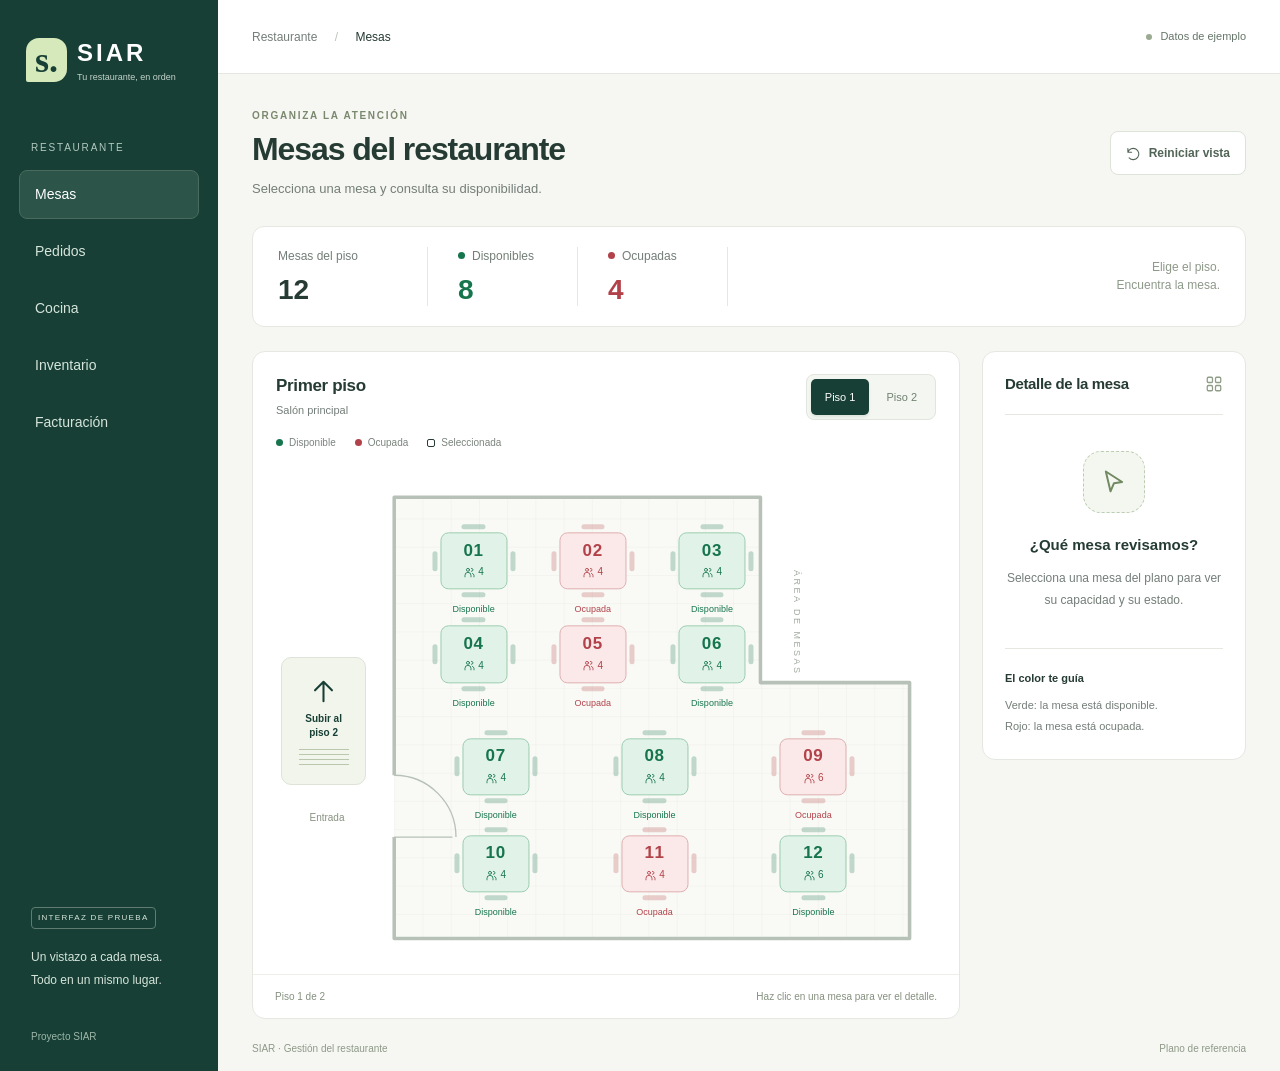
<file: interfaz/index.html>
<!DOCTYPE html>
<html lang="es">
<head>
  <meta charset="UTF-8">
  <meta name="viewport" content="width=device-width, initial-scale=1.0">
  <meta name="theme-color" content="#173f35">
  <title>SIAR · Mesas del restaurante</title>
  <link rel="stylesheet" href="css/styles.css">
  <link rel="stylesheet" href="css/modulos.css">
  <script src="js/app.js" defer>
</script>
</head>
<body>
  <svg class="icon-library" xmlns="http://www.w3.org/2000/svg" aria-hidden="true">
    <symbol id="icon-plan" viewBox="0 0 24 24">
<rect x="3" y="3" width="7" height="7" rx="1.5"/>
<rect x="14" y="3" width="7" height="7" rx="1.5"/>
<rect x="3" y="14" width="7" height="7" rx="1.5"/>
<rect x="14" y="14" width="7" height="7" rx="1.5"/>
</symbol>
    <symbol id="icon-arrow" viewBox="0 0 24 24">
<path d="M12 20V4m-7 7 7-7 7 7"/>
</symbol>
    <symbol id="icon-people" viewBox="0 0 24 24">
<circle cx="9" cy="7" r="3"/>
<path d="M3 21v-3a6 6 0 0 1 12 0v3M16 4a3 3 0 0 1 0 6m2 4a5 5 0 0 1 3 4v3"/>
</symbol>
    <symbol id="icon-reset" viewBox="0 0 24 24">
<path d="M3 10a9 9 0 1 1 2 9M3 4v6h6"/>
</symbol>
    <symbol id="icon-pointer" viewBox="0 0 24 24">
<path d="m5 3 14 9-7 1-3 7-4-17Z"/>
</symbol>
  </svg>

  <a class="skip-link" href="#main">Ir al plano de mesas</a>
  <div class="app-layout">
    <aside class="sidebar" aria-label="Sección actual">
      <div class="brand">
<span class="brand-mark" aria-hidden="true">s.</span>
<div>
<strong>SIAR</strong>
<span>Tu restaurante, en orden</span>
</div>
</div>
      <p class="nav-caption">RESTAURANTE</p>
<nav class="module-nav" aria-label="Navegación principal">
<a href="index.html" aria-current="page">Mesas</a>
<a href="pedidos.html">Pedidos</a>
<a href="cocina.html">Cocina</a>
<a href="inventario.html">Inventario</a>
<a href="facturacion.html">Facturación</a>
</nav>
      <div class="sidebar-bottom">
<span class="outline-tag">INTERFAZ DE PRUEBA</span>
<p>Un vistazo a cada mesa.<br>Todo en un mismo lugar.</p>
<span class="sidebar-signature">Proyecto SIAR</span>
</div>
    </aside>

    <main id="main">
      <header class="topbar">
<span>Restaurante <span class="breadcrumb-separator">/</span> <strong>Mesas</strong>
</span>
<span class="demo-label">
<span aria-hidden="true">
</span>Datos de ejemplo</span>
</header>
      <div class="page-content">
        <div class="page-heading">
<div>
<p class="eyebrow">ORGANIZA LA ATENCIÓN</p>
<h1>Mesas del restaurante</h1>
<p class="intro">Selecciona una mesa y consulta su disponibilidad.</p>
</div>
<button class="button button-light" id="reset-demo" type="button">
<svg class="icon">
<use href="#icon-reset"/>
</svg>Reiniciar vista</button>
</div>

        <section class="summary" aria-label="Resumen del piso actual">
          <div class="summary-item">
<span class="summary-label">Mesas del piso</span>
<strong id="total-count">12</strong>
</div>
          <div class="summary-item">
<span class="summary-label">
<i class="status-dot available">
</i>Disponibles</span>
<strong id="available-count">—</strong>
</div>
          <div class="summary-item">
<span class="summary-label">
<i class="status-dot occupied">
</i>Ocupadas</span>
<strong id="occupied-count">—</strong>
</div>
          <div class="summary-description">Elige el piso.<br>Encuentra la mesa.</div>
        </section>

        <div class="workspace">
          <section class="plan-panel" aria-labelledby="plan-title">
            <div class="panel-heading">
<div>
<h2 id="plan-title">Primer piso</h2>
<p id="floor-description">Salón principal</p>
</div>
<div class="floor-switch" role="group" aria-label="Seleccionar piso">
<button type="button" data-floor="1" aria-pressed="true">Piso 1</button>
<button type="button" data-floor="2" aria-pressed="false">Piso 2</button>
</div>
</div>
            <div class="plan-legend" aria-label="Colores de las mesas">
<span>
<i class="status-dot available">
</i>Disponible</span>
<span>
<i class="status-dot occupied">
</i>Ocupada</span>
<span class="selected-legend">
<i>
</i>Seleccionada</span>
</div>
            <p class="mobile-hint">Desliza el plano para ver todas las mesas.</p>
            <div class="plan-scroll" role="region" aria-label="Plano desplazable del restaurante" tabindex="0">
              <div class="floor-plan">
                <svg class="floor-drawing" viewBox="0 0 800 580" aria-hidden="true">
                  <defs>
<pattern id="floor-tiles" width="32" height="32" patternUnits="userSpaceOnUse">
<path d="M32 0H0V32" fill="none" stroke="#e5e7e0" stroke-width="0.7"/>
</pattern>
</defs>
                  <path d="M160 40H575V250H744V540H160Z" fill="#f9faf6"/>
                  <path d="M160 40H575V250H744V540H160Z" fill="url(#floor-tiles)"/>
                  <path d="M160 355V40H575V250H744V540H160V425" fill="none" stroke="#b7c1b7" stroke-width="4" stroke-linejoin="round"/>
                  <path d="M160 425H226M160 355A70 70 0 0 1 230 425" fill="none" stroke="#b7c1b7" stroke-width="1.5"/>
                </svg>
                <span class="room-label">ÁREA DE MESAS</span>
                <span class="entry-label">Entrada</span>
                <button id="stairs-button" class="stairs-button" type="button">
<svg class="stairs-arrow icon">
<use href="#icon-arrow"/>
</svg>
<span id="stairs-label">Subir al<br>piso 2</span>
<span class="stair-lines" aria-hidden="true">
</span>
</button>
                <div id="tables-layer" role="group" aria-label="Mesas del primer piso">
</div>
              </div>
            </div>
            <div class="plan-footer">
<span id="floor-footer">Piso 1 de 2</span>
<span>Haz clic en una mesa para ver el detalle.</span>
</div>
          </section>

          <aside class="detail-panel" aria-labelledby="detail-title">
            <div class="detail-header">
<h2 id="detail-title">Detalle de la mesa</h2>
<svg class="icon">
<use href="#icon-plan"/>
</svg>
</div>
            <div id="empty-detail" class="empty-detail">
<div class="empty-illustration" aria-hidden="true">
<svg class="icon">
<use href="#icon-pointer"/>
</svg>
</div>
<h3>¿Qué mesa revisamos?</h3>
<p>Selecciona una mesa del plano para ver su capacidad y su estado.</p>
</div>
            <div id="selected-detail" hidden>
              <div class="detail-table-number">
<span>MESA</span>
<strong id="selected-number">
</strong>
</div>
              <span id="selected-status" class="status-label">
</span>
              <dl class="table-facts">
<div>
<dt>Ubicación</dt>
<dd id="selected-floor">
</dd>
</div>
<div>
<dt>Capacidad</dt>
<dd>
<svg class="icon">
<use href="#icon-people"/>
</svg>
<span id="selected-capacity">
</span>
</dd>
</div>
</dl>
              <p id="selected-description" class="detail-description">
</p>
              <button id="toggle-status" class="button button-primary" type="button">
</button>
              <p class="simulation-note">Prueba el cambio de estado de esta mesa.</p>
            </div>
            <div class="detail-help">
<strong>El color te guía</strong>
<p>Verde: la mesa está disponible.<br>Rojo: la mesa está ocupada.</p>
</div>
          </aside>
        </div>
        <footer class="page-footer">
<span>SIAR · Gestión del restaurante</span>
<span>Plano de referencia</span>
</footer>
      </div>
    </main>
  </div>
  <p id="announcement" class="sr-only" role="status" aria-live="polite" aria-atomic="true">
</p>
  <noscript>
<p class="noscript-message">Activa JavaScript para ver las mesas y cambiar de piso.</p>
</noscript>
</body>
</html>
</file>
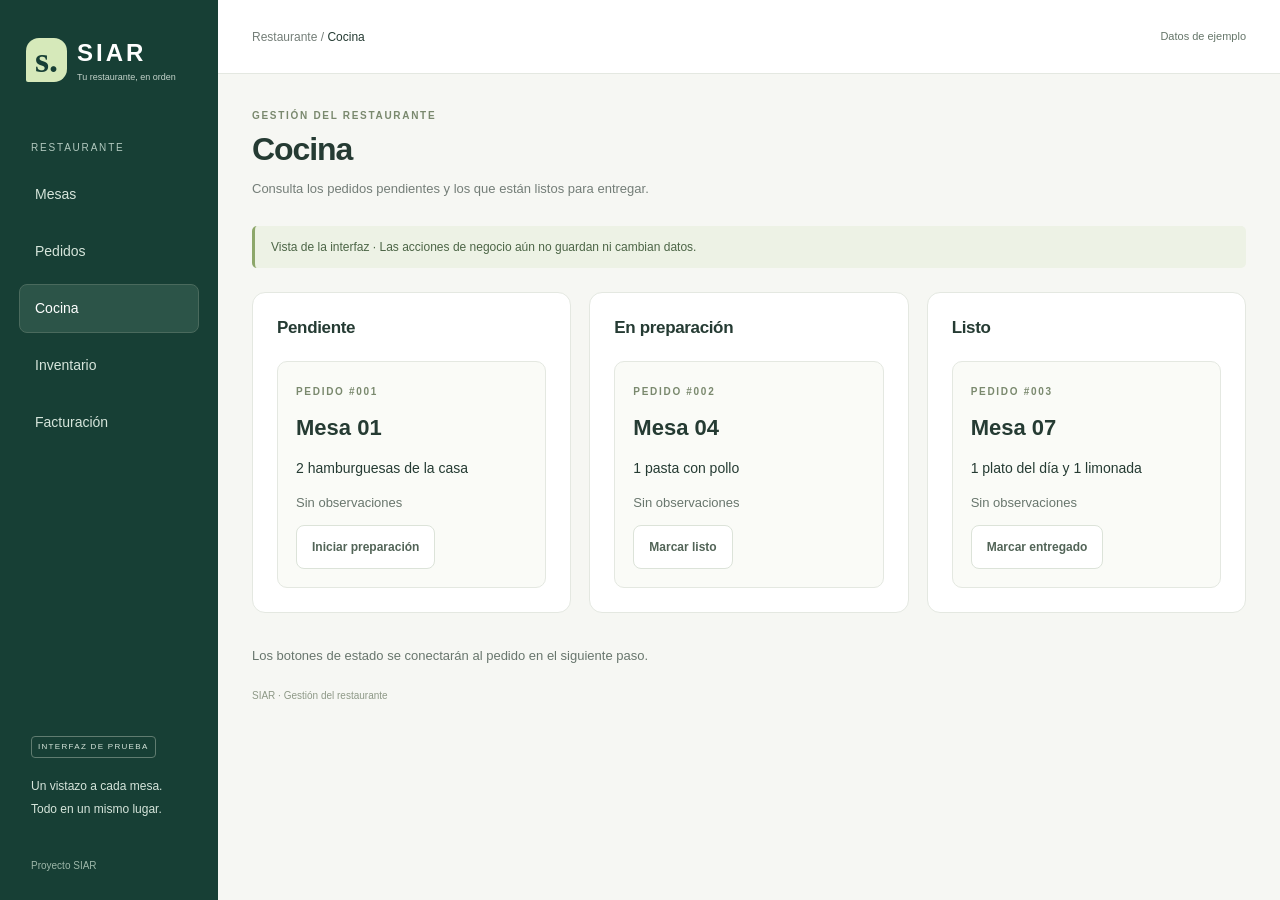
<file: interfaz/cocina.html>
<!DOCTYPE html>
<html lang="es">
<head>
<meta charset="UTF-8">
<meta name="viewport" content="width=device-width,initial-scale=1">
<title>SIAR · Cocina</title>
<link rel="stylesheet" href="css/styles.css">
<link rel="stylesheet" href="css/modulos.css">
<script src="js/interfaz.js" defer>
</script>
</head>
<body>
<a class="skip-link" href="#main">Ir al contenido</a>
<div class="app-layout">    <aside class="sidebar" aria-label="Sección actual">
      <div class="brand">
<span class="brand-mark" aria-hidden="true">s.</span>
<div>
<strong>SIAR</strong>
<span>Tu restaurante, en orden</span>
</div>
</div>
      <p class="nav-caption">RESTAURANTE</p>
<nav class="module-nav" aria-label="Navegación principal">
<a href="index.html">Mesas</a>
<a href="pedidos.html">Pedidos</a>
<a href="cocina.html" aria-current="page">Cocina</a>
<a href="inventario.html">Inventario</a>
<a href="facturacion.html">Facturación</a>
</nav>
      <div class="sidebar-bottom">
<span class="outline-tag">INTERFAZ DE PRUEBA</span>
<p>Un vistazo a cada mesa.<br>Todo en un mismo lugar.</p>
<span class="sidebar-signature">Proyecto SIAR</span>
</div>
    </aside>

<main id="main">
<header class="topbar">
<span>Restaurante / <strong>Cocina</strong>
</span>
<span class="demo-label">Datos de ejemplo</span>
</header>
<div class="page-content">
<div class="page-heading">
<div>
<p class="eyebrow">GESTIÓN DEL RESTAURANTE</p>
<h1>Cocina</h1>
<p class="intro">Consulta los pedidos pendientes y los que están listos para entregar.</p>
</div>
</div>
<p class="preview-note">Vista de la interfaz · Las acciones de negocio aún no guardan ni cambian datos.</p>
<div class="kanban">
<section class="module-panel">
<h2>Pendiente</h2>
<article class="order-card">
<span class="eyebrow">PEDIDO #001</span>
<h3>Mesa 01</h3>
<p>2 hamburguesas de la casa</p>
<p class="muted">Sin observaciones</p>
<button type="button" class="button button-light" data-demo="">Iniciar preparación</button>
</article>
</section>
<section class="module-panel">
<h2>En preparación</h2>
<article class="order-card">
<span class="eyebrow">PEDIDO #002</span>
<h3>Mesa 04</h3>
<p>1 pasta con pollo</p>
<p class="muted">Sin observaciones</p>
<button type="button" class="button button-light" data-demo="">Marcar listo</button>
</article>
</section>
<section class="module-panel">
<h2>Listo</h2>
<article class="order-card">
<span class="eyebrow">PEDIDO #003</span>
<h3>Mesa 07</h3>
<p>1 plato del día y 1 limonada</p>
<p class="muted">Sin observaciones</p>
<button type="button" class="button button-light" data-demo="">Marcar entregado</button>
</article>
</section>
</div>
<p class="muted">Los botones de estado se conectarán al pedido en el siguiente paso.</p>
<footer class="page-footer">SIAR · Gestión del restaurante</footer>
</div>
</main>
</div>
<p id="ui-message" class="toast" role="status" hidden>
</p>
</body>
</html>
</file>
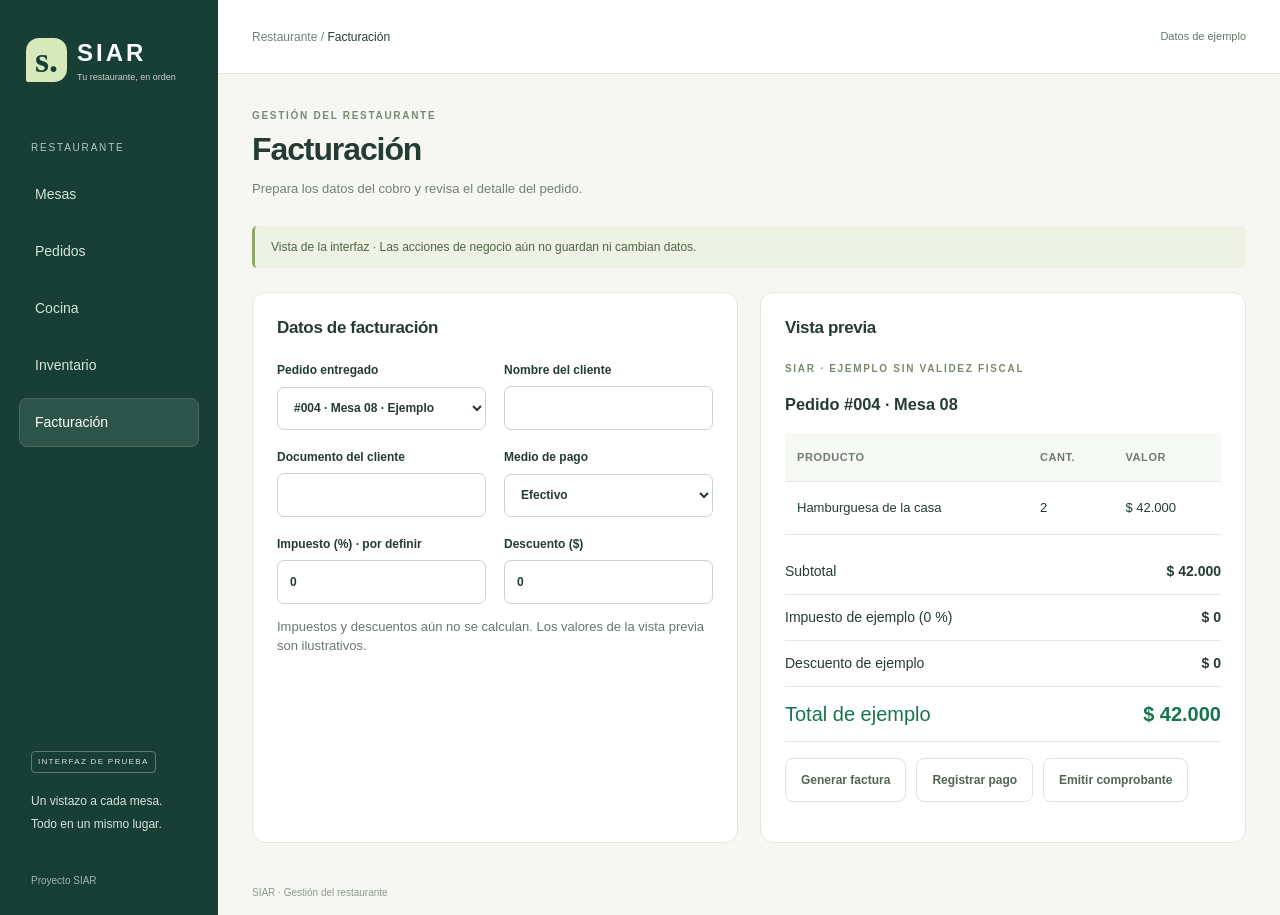
<file: interfaz/facturacion.html>
<!DOCTYPE html>
<html lang="es">
<head>
<meta charset="UTF-8">
<meta name="viewport" content="width=device-width,initial-scale=1">
<title>SIAR · Facturación</title>
<link rel="stylesheet" href="css/styles.css">
<link rel="stylesheet" href="css/modulos.css">
<script src="js/interfaz.js" defer>
</script>
</head>
<body>
<a class="skip-link" href="#main">Ir al contenido</a>
<div class="app-layout">    <aside class="sidebar" aria-label="Sección actual">
      <div class="brand">
<span class="brand-mark" aria-hidden="true">s.</span>
<div>
<strong>SIAR</strong>
<span>Tu restaurante, en orden</span>
</div>
</div>
      <p class="nav-caption">RESTAURANTE</p>
<nav class="module-nav" aria-label="Navegación principal">
<a href="index.html">Mesas</a>
<a href="pedidos.html">Pedidos</a>
<a href="cocina.html">Cocina</a>
<a href="inventario.html">Inventario</a>
<a href="facturacion.html" aria-current="page">Facturación</a>
</nav>
      <div class="sidebar-bottom">
<span class="outline-tag">INTERFAZ DE PRUEBA</span>
<p>Un vistazo a cada mesa.<br>Todo en un mismo lugar.</p>
<span class="sidebar-signature">Proyecto SIAR</span>
</div>
    </aside>

<main id="main">
<header class="topbar">
<span>Restaurante / <strong>Facturación</strong>
</span>
<span class="demo-label">Datos de ejemplo</span>
</header>
<div class="page-content">
<div class="page-heading">
<div>
<p class="eyebrow">GESTIÓN DEL RESTAURANTE</p>
<h1>Facturación</h1>
<p class="intro">Prepara los datos del cobro y revisa el detalle del pedido.</p>
</div>
</div>
<p class="preview-note">Vista de la interfaz · Las acciones de negocio aún no guardan ni cambian datos.</p>
<div class="billing-grid">
<section class="module-panel">
<h2>Datos de facturación</h2>
<div class="form-grid">
<label>Pedido entregado<select>
<option>#004 · Mesa 08 · Ejemplo</option>
</select>
</label>
<label>Nombre del cliente<input type="text" value="">
</label>
<label>Documento del cliente<input type="text" value="">
</label>
<label>Medio de pago<select>
<option>Efectivo</option>
<option>Tarjeta</option>
<option>Transferencia</option>
</select>
</label>
<label>Impuesto (%) · por definir<input type="number" value="0">
</label>
<label>Descuento ($)<input type="number" value="0">
</label>
</div>
<p class="muted">Impuestos y descuentos aún no se calculan. Los valores de la vista previa son ilustrativos.</p>
</section>
<section class="module-panel">
<h2>Vista previa</h2>
<p class="eyebrow">SIAR · EJEMPLO SIN VALIDEZ FISCAL</p>
<h3>Pedido #004 · Mesa 08</h3>
<div class="data-scroll" tabindex="0">
<table>
<thead>
<tr>
<th scope="col">Producto</th>
<th scope="col">Cant.</th>
<th scope="col">Valor</th>
</tr>
</thead>
<tbody>
<tr>
<td>Hamburguesa de la casa</td>
<td>2</td>
<td>$ 42.000</td>
</tr>
</tbody>
</table>
</div>
<dl class="invoice-total">
<div>
<dt>Subtotal</dt>
<dd>$ 42.000</dd>
</div>
<div>
<dt>Impuesto de ejemplo (0 %)</dt>
<dd>$ 0</dd>
</div>
<div>
<dt>Descuento de ejemplo</dt>
<dd>$ 0</dd>
</div>
<div>
<dt>Total de ejemplo</dt>
<dd>$ 42.000</dd>
</div>
</dl>
<div class="actions">
<button type="button" class="button button-light" data-demo="">Generar factura</button>
<button type="button" class="button button-light" data-demo="">Registrar pago</button>
<button type="button" class="button button-light" data-demo="">Emitir comprobante</button>
</div>
</section>
</div>
<footer class="page-footer">SIAR · Gestión del restaurante</footer>
</div>
</main>
</div>
<p id="ui-message" class="toast" role="status" hidden>
</p>
</body>
</html>
</file>
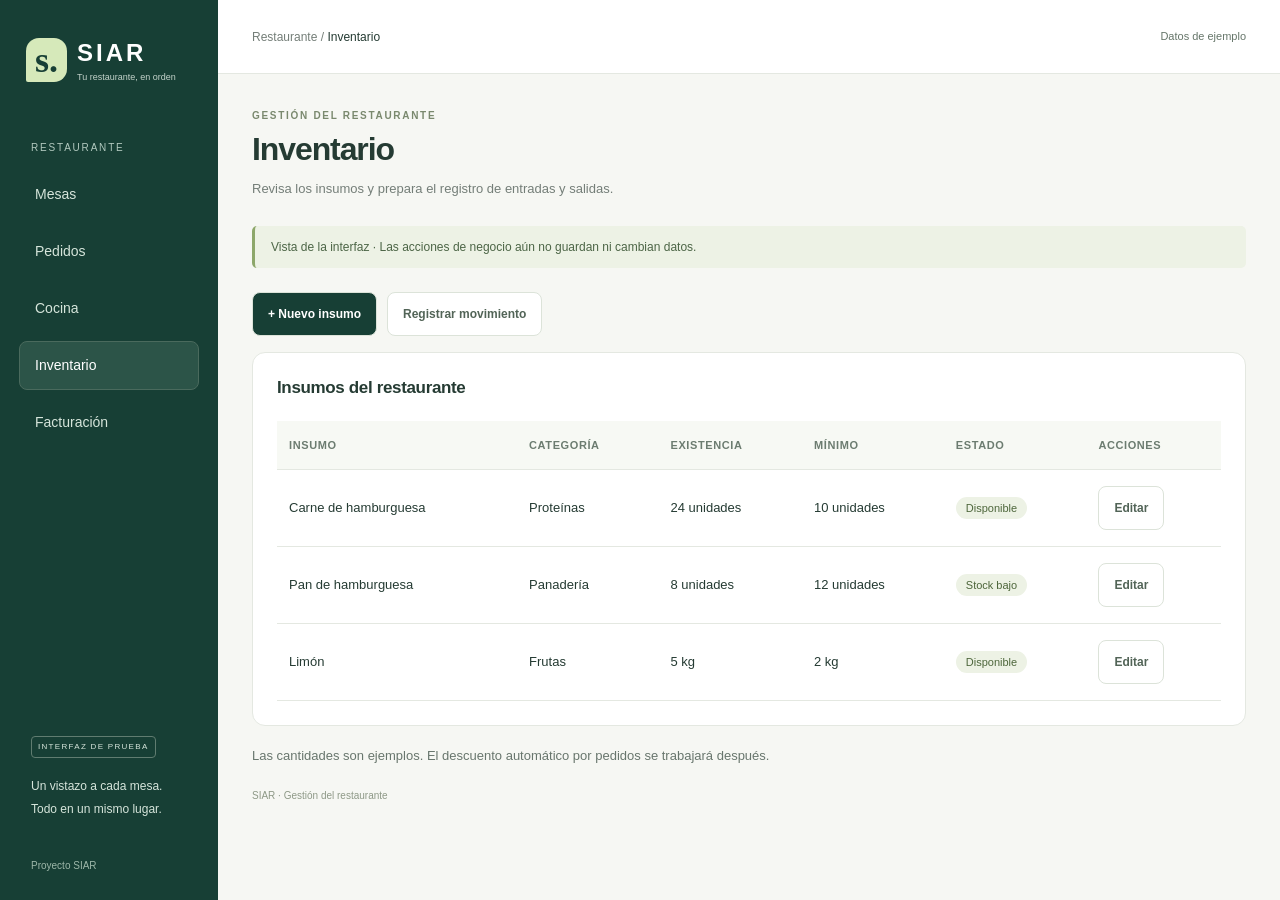
<file: interfaz/inventario.html>
<!DOCTYPE html>
<html lang="es">
<head>
<meta charset="UTF-8">
<meta name="viewport" content="width=device-width,initial-scale=1">
<title>SIAR · Inventario</title>
<link rel="stylesheet" href="css/styles.css">
<link rel="stylesheet" href="css/modulos.css">
<script src="js/interfaz.js" defer>
</script>
</head>
<body>
<a class="skip-link" href="#main">Ir al contenido</a>
<div class="app-layout">    <aside class="sidebar" aria-label="Sección actual">
      <div class="brand">
<span class="brand-mark" aria-hidden="true">s.</span>
<div>
<strong>SIAR</strong>
<span>Tu restaurante, en orden</span>
</div>
</div>
      <p class="nav-caption">RESTAURANTE</p>
<nav class="module-nav" aria-label="Navegación principal">
<a href="index.html">Mesas</a>
<a href="pedidos.html">Pedidos</a>
<a href="cocina.html">Cocina</a>
<a href="inventario.html" aria-current="page">Inventario</a>
<a href="facturacion.html">Facturación</a>
</nav>
      <div class="sidebar-bottom">
<span class="outline-tag">INTERFAZ DE PRUEBA</span>
<p>Un vistazo a cada mesa.<br>Todo en un mismo lugar.</p>
<span class="sidebar-signature">Proyecto SIAR</span>
</div>
    </aside>

<main id="main">
<header class="topbar">
<span>Restaurante / <strong>Inventario</strong>
</span>
<span class="demo-label">Datos de ejemplo</span>
</header>
<div class="page-content">
<div class="page-heading">
<div>
<p class="eyebrow">GESTIÓN DEL RESTAURANTE</p>
<h1>Inventario</h1>
<p class="intro">Revisa los insumos y prepara el registro de entradas y salidas.</p>
</div>
</div>
<p class="preview-note">Vista de la interfaz · Las acciones de negocio aún no guardan ni cambian datos.</p>
<div class="toolbar">
<button type="button" class="button button-light" data-open="nuevo-insumo">+ Nuevo insumo</button>
<button type="button" class="button button-light" data-open="movimiento">Registrar movimiento</button>
</div>
<section class="module-panel">
<h2>Insumos del restaurante</h2>
<div class="data-scroll" tabindex="0">
<table>
<thead>
<tr>
<th scope="col">Insumo</th>
<th scope="col">Categoría</th>
<th scope="col">Existencia</th>
<th scope="col">Mínimo</th>
<th scope="col">Estado</th>
<th scope="col">Acciones</th>
</tr>
</thead>
<tbody>
<tr>
<td>Carne de hamburguesa</td>
<td>Proteínas</td>
<td>24 unidades</td>
<td>10 unidades</td>
<td>
<span class="badge">Disponible</span>
</td>
<td>
<button type="button" class="button button-light" data-open="editar-insumo">Editar</button>
</td>
</tr>
<tr>
<td>Pan de hamburguesa</td>
<td>Panadería</td>
<td>8 unidades</td>
<td>12 unidades</td>
<td>
<span class="badge">Stock bajo</span>
</td>
<td>
<button type="button" class="button button-light" data-open="editar-insumo">Editar</button>
</td>
</tr>
<tr>
<td>Limón</td>
<td>Frutas</td>
<td>5 kg</td>
<td>2 kg</td>
<td>
<span class="badge">Disponible</span>
</td>
<td>
<button type="button" class="button button-light" data-open="editar-insumo">Editar</button>
</td>
</tr>
</tbody>
</table>
</div>
</section>
<p class="muted">Las cantidades son ejemplos. El descuento automático por pedidos se trabajará después.</p>
<footer class="page-footer">SIAR · Gestión del restaurante</footer>
</div>
</main>
</div>
<dialog id="nuevo-insumo" aria-labelledby="nuevo-insumo-title">
<div class="dialog-top">
<h2 id="nuevo-insumo-title">Nuevo insumo</h2>
<button type="button" class="button button-light" data-close="">Cerrar</button>
</div>
<p class="muted">Completa los campos para ver el formulario. Los datos todavía no se guardan.</p>
<form class="form-grid">
<label>Nombre del insumo<input type="text" value="">
</label>
<label>Categoría<select>
<option>Proteínas</option>
<option>Panadería</option>
<option>Frutas</option>
<option>Otros</option>
</select>
</label>
<label>Unidad<select>
<option>Unidades</option>
<option>kg</option>
<option>litros</option>
</select>
</label>
<label>Existencia inicial<input type="number" value="0">
</label>
<label>Cantidad mínima<input type="number" value="0">
</label>
<div class="actions full">
<button type="button" class="button button-light" data-demo="">Guardar insumo</button>
<button type="button" class="button button-light" data-close="">Cancelar</button>
</div>
</form>
</dialog>
<dialog id="editar-insumo" aria-labelledby="editar-insumo-title">
<div class="dialog-top">
<h2 id="editar-insumo-title">Editar insumo</h2>
<button type="button" class="button button-light" data-close="">Cerrar</button>
</div>
<p class="muted">Completa los campos para ver el formulario. Los datos todavía no se guardan.</p>
<form class="form-grid">
<label>Nombre del insumo<input type="text" value="">
</label>
<label>Categoría<select>
<option>Proteínas</option>
<option>Panadería</option>
<option>Frutas</option>
<option>Otros</option>
</select>
</label>
<label>Unidad<select>
<option>Unidades</option>
<option>kg</option>
<option>litros</option>
</select>
</label>
<label>Existencia inicial<input type="number" value="0">
</label>
<label>Cantidad mínima<input type="number" value="0">
</label>
<div class="actions full">
<button type="button" class="button button-light" data-demo="">Guardar cambios</button>
<button type="button" class="button button-light" data-close="">Cancelar</button>
</div>
</form>
</dialog>
<dialog id="movimiento" aria-labelledby="movimiento-title">
<div class="dialog-top">
<h2 id="movimiento-title">Registrar movimiento</h2>
<button type="button" class="button button-light" data-close="">Cerrar</button>
</div>
<p class="muted">Completa los campos para ver el formulario. Los datos todavía no se guardan.</p>
<form class="form-grid">
<label>Insumo<select>
<option>Carne de hamburguesa</option>
<option>Pan de hamburguesa</option>
<option>Limón</option>
</select>
</label>
<label>Tipo de movimiento<select>
<option>Entrada</option>
<option>Salida</option>
</select>
</label>
<label>Cantidad<input type="number" value="1">
</label>
<label>Motivo<input type="text" value="">
</label>
<div class="actions full">
<button type="button" class="button button-light" data-demo="">Registrar movimiento</button>
<button type="button" class="button button-light" data-close="">Cancelar</button>
</div>
</form>
</dialog>
<p id="ui-message" class="toast" role="status" hidden>
</p>
</body>
</html>
</file>
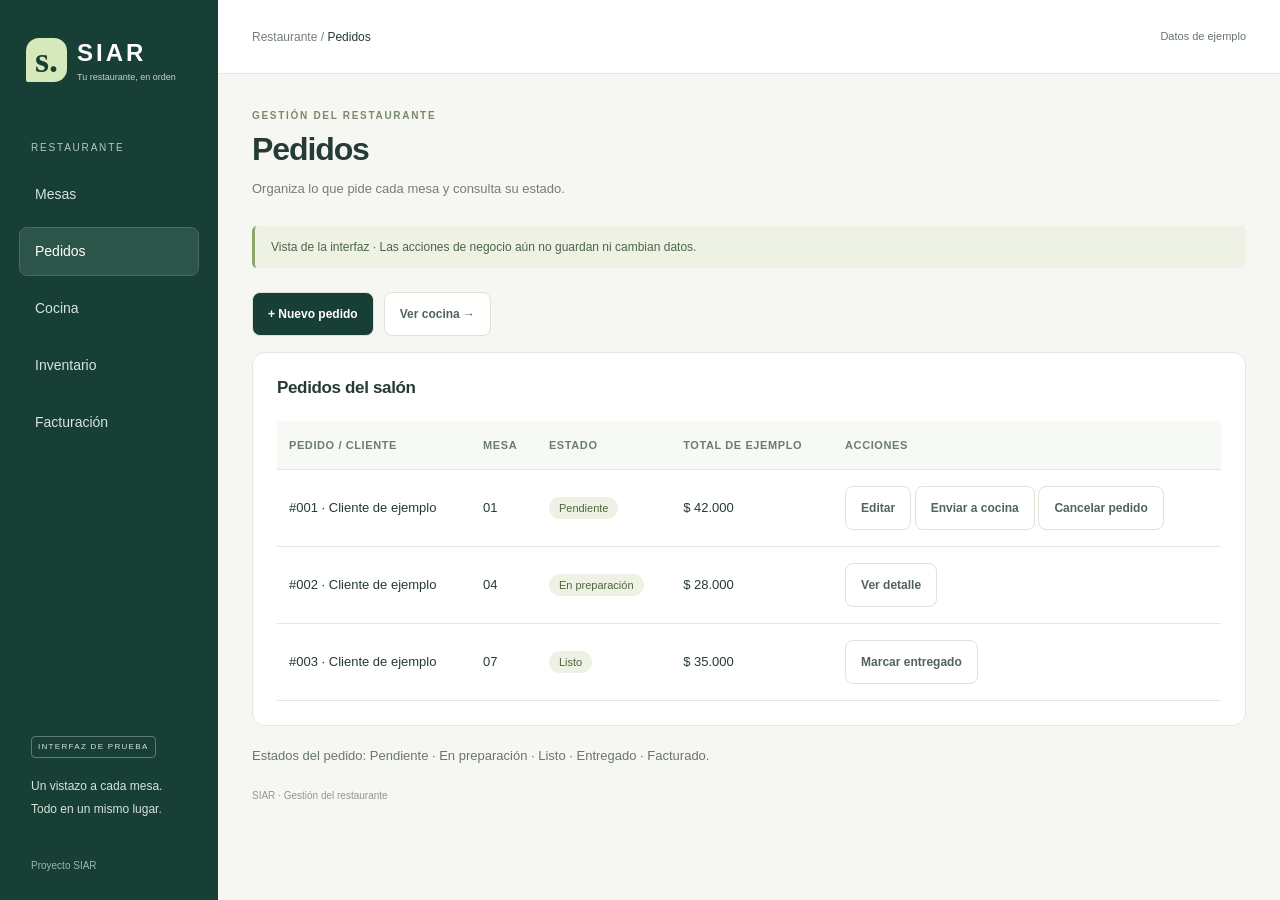
<file: interfaz/pedidos.html>
<!DOCTYPE html>
<html lang="es">
<head>
<meta charset="UTF-8">
<meta name="viewport" content="width=device-width,initial-scale=1">
<title>SIAR · Pedidos</title>
<link rel="stylesheet" href="css/styles.css">
<link rel="stylesheet" href="css/modulos.css">
<script src="js/interfaz.js" defer>
</script>
</head>
<body>
<a class="skip-link" href="#main">Ir al contenido</a>
<div class="app-layout">    <aside class="sidebar" aria-label="Sección actual">
      <div class="brand">
<span class="brand-mark" aria-hidden="true">s.</span>
<div>
<strong>SIAR</strong>
<span>Tu restaurante, en orden</span>
</div>
</div>
      <p class="nav-caption">RESTAURANTE</p>
<nav class="module-nav" aria-label="Navegación principal">
<a href="index.html">Mesas</a>
<a href="pedidos.html" aria-current="page">Pedidos</a>
<a href="cocina.html">Cocina</a>
<a href="inventario.html">Inventario</a>
<a href="facturacion.html">Facturación</a>
</nav>
      <div class="sidebar-bottom">
<span class="outline-tag">INTERFAZ DE PRUEBA</span>
<p>Un vistazo a cada mesa.<br>Todo en un mismo lugar.</p>
<span class="sidebar-signature">Proyecto SIAR</span>
</div>
    </aside>

<main id="main">
<header class="topbar">
<span>Restaurante / <strong>Pedidos</strong>
</span>
<span class="demo-label">Datos de ejemplo</span>
</header>
<div class="page-content">
<div class="page-heading">
<div>
<p class="eyebrow">GESTIÓN DEL RESTAURANTE</p>
<h1>Pedidos</h1>
<p class="intro">Organiza lo que pide cada mesa y consulta su estado.</p>
</div>
</div>
<p class="preview-note">Vista de la interfaz · Las acciones de negocio aún no guardan ni cambian datos.</p>
<div class="toolbar">
<button type="button" class="button button-light" data-open="nuevo-pedido">+ Nuevo pedido</button>
<a class="button button-light" href="cocina.html">Ver cocina →</a>
</div>
<section class="module-panel">
<h2>Pedidos del salón</h2>
<div class="data-scroll" tabindex="0">
<table>
<thead>
<tr>
<th scope="col">Pedido / cliente</th>
<th scope="col">Mesa</th>
<th scope="col">Estado</th>
<th scope="col">Total de ejemplo</th>
<th scope="col">Acciones</th>
</tr>
</thead>
<tbody>
<tr>
<td>#001 · Cliente de ejemplo</td>
<td>01</td>
<td>
<span class="badge">Pendiente</span>
</td>
<td>$ 42.000</td>
<td>
<button type="button" class="button button-light" data-open="editar-pedido">Editar</button> <button type="button" class="button button-light" data-demo="">Enviar a cocina</button> <button type="button" class="button button-light" data-demo="">Cancelar pedido</button>
</td>
</tr>
<tr>
<td>#002 · Cliente de ejemplo</td>
<td>04</td>
<td>
<span class="badge">En preparación</span>
</td>
<td>$ 28.000</td>
<td>
<button type="button" class="button button-light" data-open="detalle-pedido">Ver detalle</button>
</td>
</tr>
<tr>
<td>#003 · Cliente de ejemplo</td>
<td>07</td>
<td>
<span class="badge">Listo</span>
</td>
<td>$ 35.000</td>
<td>
<button type="button" class="button button-light" data-demo="">Marcar entregado</button>
</td>
</tr>
</tbody>
</table>
</div>
</section>
<p class="muted">Estados del pedido: Pendiente · En preparación · Listo · Entregado · Facturado.</p>
<footer class="page-footer">SIAR · Gestión del restaurante</footer>
</div>
</main>
</div>
<dialog id="nuevo-pedido" aria-labelledby="nuevo-pedido-title">
<div class="dialog-top">
<h2 id="nuevo-pedido-title">Nuevo pedido</h2>
<button type="button" class="button button-light" data-close="">Cerrar</button>
</div>
<p class="muted">Completa los campos para ver el formulario. Los datos todavía no se guardan.</p>
<form class="form-grid">
<label>Cliente (opcional)<input type="text" value="">
</label>
<label>Mesa<select>
<option>Mesa 01 · Piso 1</option>
<option>Mesa 02 · Piso 1</option>
<option>Mesa 13 · Piso 2</option>
</select>
</label>
<label>Producto<select>
<option>Hamburguesa de la casa</option>
<option>Pasta con pollo</option>
<option>Limonada natural</option>
</select>
</label>
<label>Cantidad<input type="number" value="1">
</label>
<label class="full">Observaciones<textarea placeholder="Ejemplo: sin cebolla">
</textarea>
</label>
<div class="full">
<button type="button" class="button button-light" data-demo="">Agregar producto</button>
</div>
<section class="module-panel">
<h2>Productos del pedido</h2>
<p class="muted">Aquí aparecerán los productos cuando implementemos la lógica.</p>
</section>
<div class="actions full">
<button type="button" class="button button-light" data-demo="">Guardar pedido</button>
<button type="button" class="button button-light" data-close="">Cancelar</button>
</div>
</form>
</dialog>
<dialog id="editar-pedido" aria-labelledby="editar-pedido-title">
<div class="dialog-top">
<h2 id="editar-pedido-title">Editar pedido #001</h2>
<button type="button" class="button button-light" data-close="">Cerrar</button>
</div>
<p class="muted">Completa los campos para ver el formulario. Los datos todavía no se guardan.</p>
<form class="form-grid">
<label>Cliente (opcional)<input type="text" value="">
</label>
<label>Mesa<select>
<option>Mesa 01 · Piso 1</option>
<option>Mesa 02 · Piso 1</option>
<option>Mesa 13 · Piso 2</option>
</select>
</label>
<label>Producto<select>
<option>Hamburguesa de la casa</option>
<option>Pasta con pollo</option>
<option>Limonada natural</option>
</select>
</label>
<label>Cantidad<input type="number" value="1">
</label>
<label class="full">Observaciones<textarea placeholder="Ejemplo: sin cebolla">
</textarea>
</label>
<div class="full">
<button type="button" class="button button-light" data-demo="">Agregar producto</button>
</div>
<section class="module-panel">
<h2>Productos del pedido</h2>
<p class="muted">Aquí aparecerán los productos cuando implementemos la lógica.</p>
</section>
<div class="actions full">
<button type="button" class="button button-light" data-demo="">Guardar cambios</button>
<button type="button" class="button button-light" data-close="">Cancelar</button>
</div>
</form>
</dialog>
<dialog id="detalle-pedido">
<div class="dialog-top">
<h2>Pedido #002 · Mesa 04</h2>
<button type="button" class="button button-light" data-close="">Cerrar</button>
</div>
<p>1 pasta con pollo · $ 28.000</p>
<p>Estado: En preparación</p>
<p class="muted">Detalle de ejemplo.</p>
</dialog>
<p id="ui-message" class="toast" role="status" hidden>
</p>
</body>
</html>
</file>
<file: interfaz/css/styles.css>
:root {
  --green: #17754d;
  --green-light: #e1f2e8;
  --red: #b24249;
  --red-light: #fbe8e8;
  --forest: #173f35;
  --ink: #253b33;
  --muted: #747e78;
  --line: #e4e8e1;
  --paper: #f6f7f3;
}
* { box-sizing: border-box; }
body { margin: 0; background: var(--paper); color: var(--ink); font: 14px/1.5 "Segoe UI", Arial, sans-serif; }
button { font: inherit; cursor: pointer; }
button, a { -webkit-tap-highlight-color: transparent; }
button:focus-visible, a:focus-visible, .plan-scroll:focus-visible { outline: 3px solid #db8c28; outline-offset: 5px; }
button:disabled { cursor: default; }
[hidden] { display: none !important; }
.icon-library { position: absolute; width: 0; height: 0; overflow: hidden; }
.icon { width: 20px; height: 20px; fill: none; stroke: currentColor; stroke-width: 1.7; stroke-linecap: round; stroke-linejoin: round; flex-shrink: 0; }
.sr-only, .skip-link:not(:focus) { position: absolute; width: 1px; height: 1px; padding: 0; margin: -1px; overflow: hidden; clip-path: inset(50%); white-space: nowrap; }
.skip-link:focus { position: fixed; z-index: 10; top: 10px; left: 10px; background: white; padding: 12px; }
.app-layout { display: grid; grid-template-columns: 218px minmax(0, 1fr); min-height: 100vh; }
.sidebar { background: var(--forest); color: white; display: flex; flex-direction: column; padding: 35px 19px 25px; }
.brand { display: flex; align-items: center; gap: 10px; padding: 0 7px; }
.brand-mark { display: grid; place-items: center; background: #d6e9ba; color: var(--forest); width: 41px; height: 44px; border-radius: 13px 13px 13px 2px; font: bold 36px/1 Georgia, serif; }
.brand strong { font-size: 24px; letter-spacing: 3px; }
.brand div > span { display: block; font-size: 9px; color: #c4d3cb; white-space: nowrap; }
.nav-caption { font-size: 10px; letter-spacing: 1.8px; color: #b2c9bf; margin: 55px 12px 15px; }
.nav-current { display: flex; align-items: center; gap: 10px; padding: 14px 12px; background: #2c5448; border: 1px solid #4a6a5d; border-radius: 8px; font-size: 13px; font-weight: 600; }
.nav-dot { width: 5px; height: 5px; border-radius: 50%; background: #d6e9ba; margin-left: auto; }
.sidebar-bottom { margin-top: auto; padding: 60px 12px 0; }
.outline-tag { display: inline-block; border: 1px solid #607c70; border-radius: 4px; padding: 4px 6px; font-size: 8px; letter-spacing: 1.3px; color: #d6e5db; }
.sidebar-bottom p { color: #d6e5db; font-size: 12px; line-height: 1.9; margin: 17px 0 33px; }
.sidebar-signature { color: #9db7a9; font-size: 10px; }
main { min-width: 0; }
.topbar { display: flex; align-items: center; justify-content: space-between; min-height: 74px; padding: 0 34px; border-bottom: 1px solid var(--line); background: #fff; color: var(--muted); font-size: 12px; }
.topbar strong { color: var(--ink); font-weight: 500; }
.breadcrumb-separator { padding: 0 14px; color: #bbc3ba; }
.demo-label { display: inline-flex; gap: 8px; align-items: center; color: #657569; font-size: 11px; }
.demo-label > span { width: 6px; height: 6px; border-radius: 50%; background: #9bab91; }
.page-content { max-width: 1600px; margin: auto; padding: 34px 34px 15px; }
.page-heading { display: flex; align-items: center; justify-content: space-between; gap: 20px; margin-bottom: 27px; }
.eyebrow { color: #7a896e; letter-spacing: 1.7px; font-size: 10px; font-weight: 700; margin: 0 0 6px; }
h1 { font-size: clamp(25px, 2.5vw, 34px); letter-spacing: -1.1px; margin: 0; font-weight: 650; line-height: 1.25; }
.intro { color: var(--muted); margin: 10px 0 0; font-size: 13px; }
.button { border: 1px solid transparent; border-radius: 8px; display: inline-flex; align-items: center; justify-content: center; gap: 8px; padding: 11px 15px; font-size: 12px; font-weight: 600; min-height: 44px; }
.button-light { background: white; border-color: #dce3d9; color: #526457; white-space: nowrap; }
.button-light:hover { background: #eef3e9; }
.button-light .icon { width: 15px; height: 15px; }
.summary { display: flex; gap: 0; border: 1px solid var(--line); background: white; border-radius: 12px; padding: 20px 25px; margin-bottom: 24px; }
.summary-item { min-width: 150px; padding: 0 30px; border-right: 1px solid var(--line); }
.summary-item:first-child { padding-left: 0; }
.summary-item strong { display: block; font-size: 28px; line-height: 1.2; font-weight: 600; margin-top: 8px; font-variant-numeric: tabular-nums; }
.summary-item:nth-child(2) strong { color: var(--green); }
.summary-item:nth-child(3) strong { color: var(--red); }
.summary-label { font-size: 12px; color: var(--muted); display: flex; align-items: center; gap: 7px; }
.summary-description { margin-left: auto; padding-left: 20px; align-self: center; text-align: right; color: #8d9989; font-size: 12px; }
.status-dot { width: 7px; height: 7px; display: inline-block; border-radius: 50%; flex-shrink: 0; }
.status-dot.available { background: var(--green); }
.status-dot.occupied { background: var(--red); }
.workspace { display: grid; grid-template-columns: minmax(0, 1fr) 264px; gap: 22px; align-items: start; }
.plan-panel, .detail-panel { background: white; border: 1px solid var(--line); border-radius: 13px; overflow: hidden; }
.panel-heading { display: flex; justify-content: space-between; align-items: center; gap: 14px; padding: 22px 23px 15px; }
h2 { font-size: 17px; line-height: 1.3; margin: 0; font-weight: 650; letter-spacing: -.35px; }
.panel-heading p { font-size: 11px; color: var(--muted); margin: 5px 0 0; }
.floor-switch { display: flex; gap: 3px; padding: 4px; border: 1px solid #e0e5dd; background: #f4f6f1; border-radius: 8px; flex-shrink: 0; }
.floor-switch button { border: 0; background: transparent; padding: 8px 14px; min-height: 36px; border-radius: 5px; color: #71806f; font-size: 11px; }
.floor-switch button[aria-pressed="true"] { color: white; background: var(--forest); box-shadow: 0 2px 3px #153e351a; }
.plan-legend { display: flex; flex-wrap: wrap; align-items: center; gap: 19px; padding: 0 23px 12px; color: #7b847d; font-size: 10px; }
.plan-legend > span { display: flex; align-items: center; gap: 6px; }
.selected-legend i { width: 8px; height: 8px; border: 1.5px solid #253b33; border-radius: 2px; }
.plan-scroll { overflow-x: auto; overscroll-behavior-x: contain; }
.floor-plan { width: 100%; min-width: 640px; aspect-ratio: 800/580; position: relative; }
.floor-drawing { width: 100%; height: 100%; position: absolute; inset: 0; }
.room-label { position: absolute; left: 76%; top: 21%; color: #a1aaa0; letter-spacing: 2.5px; font-size: 9px; writing-mode: vertical-rl; }
.entry-label { position: absolute; left: 8%; top: 68%; color: #879280; font-size: 10px; }
.stairs-button { position: absolute; left: 4%; top: 38%; width: 12%; height: 25%; border: 1px solid #dde4d7; border-radius: 10px; background: #f2f5ec; color: var(--forest); display: flex; flex-direction: column; align-items: center; justify-content: center; gap: 6px; padding: 8px; }
.stairs-button:hover { background: #e2ecd6; border-color: #a6b89b; }
.stairs-arrow { width: 29px; height: 29px; }
.stairs-arrow.is-down { transform: rotate(180deg); }
#stairs-label { font-size: 10px; line-height: 1.4; font-weight: 600; text-align: center; }
.stair-lines { display: block; width: 75%; height: 16px; background: repeating-linear-gradient(to bottom, #b9c7ad 0, #b9c7ad 1px, transparent 1px, transparent 5px); margin-top: 3px; }
.table-button { position: absolute; width: 9.5%; height: 11.2%; transform: translate(-50%, -50%); border: 1.5px solid; border-radius: 8px; display: flex; align-items: center; justify-content: center; flex-direction: column; padding: 0; transition: box-shadow .15s, background .15s; isolation: isolate; }
.table-button.available { color: var(--green); background: var(--green-light); border-color: #9ccdaf; }
.table-button.occupied { color: var(--red); background: var(--red-light); border-color: #dfafb0; }
.table-button:hover { box-shadow: 0 0 0 4px #dde2d380; }
.table-button[aria-pressed="true"] { outline: 2px solid var(--ink); outline-offset: 6px; box-shadow: 0 3px 12px #173f351a; }
.table-button:focus-visible { outline: 3px solid #c58b28; outline-offset: 6px; }
.table-number { font-size: 17px; font-weight: 650; letter-spacing: .7px; line-height: 1.1; }
.table-capacity { display: flex; align-items: center; gap: 3px; margin-top: 4px; font-size: 10px; }
.table-capacity .icon { width: 12px; height: 12px; }
.table-status { position: absolute; top: calc(100% + 15px); white-space: nowrap; font-size: 9px; font-weight: 500; }
.chair { position: absolute; background: currentColor; opacity: .25; border-radius: 3px; pointer-events: none; }
.chair-top, .chair-bottom { width: 36%; height: 5px; left: 32%; }
.chair-top { top: -9px; }.chair-bottom { bottom: -9px; }
.chair-left, .chair-right { height: 36%; width: 5px; top: 32%; }
.chair-left { left: -9px; }.chair-right { right: -9px; }
.plan-footer { padding: 14px 22px; border-top: 1px solid #edf0e9; display: flex; justify-content: space-between; gap: 15px; color: #85907f; font-size: 10px; }
.detail-panel { padding: 22px; }
.detail-header { display: flex; justify-content: space-between; align-items: center; gap: 12px; padding-bottom: 20px; border-bottom: 1px solid var(--line); }
.detail-header h2 { font-size: 15px; }.detail-header .icon { color: #8e9d86; width: 18px; }
.empty-detail { text-align: center; padding: 36px 1px; }
.empty-illustration { width: 62px; height: 62px; border: 1px dashed #bccdb3; border-radius: 18px; background: #f4f7ef; display: grid; place-items: center; margin: 0 auto 21px; }
.empty-illustration .icon { width: 28px; height: 28px; color: #718a62; }
.empty-detail h3 { font-size: 15px; font-weight: 600; margin: 0 0 10px; }.empty-detail p { font-size: 12px; color: var(--muted); line-height: 1.9; margin: 0; }
.detail-table-number { margin-top: 22px; }.detail-table-number > span { display: block; font-size: 9px; letter-spacing: 2px; color: #819077; }.detail-table-number strong { font-size: 52px; letter-spacing: -2px; font-weight: 500; line-height: 1.3; }
.status-label { display: inline-flex; align-items: center; gap: 6px; border-radius: 5px; padding: 3px 8px; font-size: 11px; }
.status-label.available { background: var(--green-light); color: var(--green); }.status-label.occupied { background: var(--red-light); color: var(--red); }
.table-facts { margin: 22px 0 17px; padding-bottom: 14px; border-bottom: 1px solid var(--line); }.table-facts > div { display: flex; justify-content: space-between; gap: 10px; margin: 11px 0; font-size: 12px; }.table-facts dt { color: var(--muted); }.table-facts dd { margin: 0; display: flex; align-items: center; gap: 5px; font-weight: 500; }.table-facts .icon { width: 14px; height: 14px; }
.detail-description { color: #768270; font-size: 12px; line-height: 1.8; margin: 0 0 18px; }.button-primary { background: var(--forest); color: white; width: 100%; }.button-primary:hover { background: #2e5948; }
.simulation-note { font-size: 10px; color: #84917c; text-align: center; line-height: 1.6; margin: 9px 0 23px; }
.detail-help { border-top: 1px solid var(--line); padding-top: 18px; }.detail-help strong { font-size: 11px; font-weight: 600; }.detail-help p { font-size: 11px; color: var(--muted); line-height: 1.9; margin: 7px 0 0; }
.page-footer { color: #8e9987; font-size: 10px; display: flex; justify-content: space-between; gap: 15px; margin-top: 22px; }
.mobile-hint { display: none; }
.noscript-message { position: fixed; bottom: 0; margin: 0; width: 100%; padding: 20px; background: #fff2bd; color: #423800; text-align: center; }
@media (min-width: 1450px) { .workspace { grid-template-columns: minmax(0, 1fr) 300px; }.detail-panel { padding: 26px; }.page-content { padding: 40px 45px 20px; } }
@media (max-width: 1190px) { .app-layout { grid-template-columns: 185px minmax(0, 1fr); }.sidebar { padding-inline: 12px; }.brand { gap: 7px; padding-inline: 2px; }.brand div > span { font-size: 8px; }.brand strong { font-size: 21px; }.nav-current { padding-inline: 9px; gap: 7px; font-size: 12px; }.workspace { grid-template-columns: minmax(0, 1fr); }.detail-panel { max-width: none; }.empty-detail { padding: 22px; }.detail-help { margin-top: 12px; }.summary-description { display: none; }.summary-item { flex: 1; min-width: 0; }.summary-item:last-of-type { border-right: 0; }.page-content { padding: 28px 24px 15px; } }
@media (max-width: 700px) { .app-layout { display: block; }.sidebar { padding: 14px 18px; flex-direction: row; align-items: center; justify-content: space-between; gap: 12px; }.brand-mark { width: 32px; height: 34px; font-size: 28px; border-radius: 9px 9px 9px 2px; }.brand strong { font-size: 19px; }.brand div > span, .nav-caption, .sidebar-bottom, .nav-dot { display: none; }.nav-current { font-size: 11px; padding: 9px; gap: 6px; }.nav-current .icon { width: 15px; height: 15px; }.topbar { padding: 0 18px; min-height: 51px; font-size: 11px; }.demo-label { font-size: 10px; }.page-content { padding: 23px 16px 16px; }.page-heading { align-items: flex-start; flex-wrap: wrap; gap: 16px; margin-bottom: 20px; }.intro { font-size: 12px; }h1 { font-size: 27px; }.summary { padding: 16px 12px; margin-bottom: 18px; }.summary-item { padding: 0 12px; }.summary-item strong { font-size: 25px; }.summary-label { font-size: 10px; gap: 5px; }.summary-item:nth-child(3) { border: 0; }.panel-heading { padding: 18px 16px 14px; gap: 8px; }h2 { font-size: 16px; }.floor-switch button { padding: 8px 12px; }.plan-legend { padding-inline: 16px; gap: 12px; font-size: 10px; }.mobile-hint { display: block; margin: 1px 16px 6px; color: var(--muted); font-size: 10px; }.plan-footer { padding: 13px 16px; flex-wrap: wrap; gap: 5px; }.workspace { gap: 17px; }.page-footer { font-size: 9px; } }
@media (prefers-reduced-motion: reduce) { *, *::before, *::after { transition: none !important; } }
</file>
<file: interfaz/css/modulos.css>
.module-nav{display:grid;
  gap:8px}
.module-nav a{color:#d6e5db;
  text-decoration:none;
  padding:13px 15px;
  border:1px solid transparent;
  border-radius:8px}
.module-nav a:hover,.module-nav a[aria-current]{background:#2c5448;
  border-color:#4a6a5d;
  color:white}
.preview-note{background:#edf2e5;
  border-left:3px solid #8da76a;
  border-radius:5px;
  padding:12px 16px;
  color:#4c6546;
  font-size:12px;
  margin-bottom:24px}
.module-panel{min-width:0;
  background:white;
  border:1px solid var(--line);
  border-radius:13px;
  padding:24px;
  margin-bottom:20px}
.module-panel h2{margin-bottom:22px}
.toolbar,.actions{display:flex;
  flex-wrap:wrap;
  gap:10px;
  margin:16px 0}
.toolbar .button:first-child{background:var(--forest);
  color:white}
.button{text-decoration:none}
.data-scroll{overflow:auto}
table{width:100%;
  border-collapse:collapse;
  text-align:left;
  white-space:nowrap}
th{font-size:11px;
  text-transform:uppercase;
  letter-spacing:.6px;
  color:#6c7c70;
  background:#f7f9f4}
th,td{padding:16px 12px;
  border-bottom:1px solid var(--line)}
td{font-size:13px}
.badge{background:#edf2e5;
  color:#4d663b;
  border-radius:20px;
  padding:5px 10px;
  font-size:11px}
.muted{color:#68766d;
  font-size:13px}
.kanban{display:grid;
  grid-template-columns:repeat(3,minmax(0,1fr));
  gap:18px}
.order-card{border:1px solid var(--line);
  border-radius:10px;
  padding:18px;
  background:#fafbf7}
.order-card h3{font-size:22px;
  margin:10px 0}
.billing-grid{display:grid;
  grid-template-columns:1fr 1fr;
  gap:22px}
.form-grid{display:grid;
  grid-template-columns:1fr 1fr;
  gap:18px}
.form-grid label{display:grid;
  gap:7px;
  font-size:12px;
  font-weight:600;
  min-width:0}
input,select,textarea{width:100%;
  min-width:0;
  font:inherit;
  color:var(--ink);
  padding:12px;
  border:1px solid #cbd4c9;
  border-radius:7px;
  background:white}
input:focus-visible,select:focus-visible,textarea:focus-visible{outline:3px solid #db8c28;
  outline-offset:2px}
textarea{min-height:88px;
  resize:vertical}
.full{grid-column:1/-1}
.form-grid .module-panel{grid-column:1/-1;
  margin:0}
dialog{border:1px solid var(--line);
  border-radius:15px;
  padding:26px;
  width:620px;
  max-width:calc(100% - 28px);
  max-height:85vh;
  color:var(--ink);
  box-shadow:0 24px 80px #173f3533}
dialog::backdrop{background:#142c2466}
.dialog-top{display:flex;
  align-items:center;
  justify-content:space-between;
  gap:15px}
.invoice-total div{display:flex;
  justify-content:space-between;
  gap:15px;
  padding:12px 0;
  border-bottom:1px solid var(--line)}
.invoice-total dd{margin:0;
  font-weight:600}
.invoice-total div:last-child{font-size:20px;
  color:var(--green)}
.toast{position:fixed;
  bottom:20px;
  right:20px;
  z-index:100;
  background:#173f35;
  color:white;
  padding:15px 20px;
  border-radius:10px;
  max-width:calc(100% - 40px);
  box-shadow:0 8px 25px #0003}
.toast{pointer-events:none}
@media(max-width:1100px){.kanban,.billing-grid{grid-template-columns:1fr}
}
@media(max-width:700px){.sidebar .module-nav{display:flex;
  overflow-x:auto;
  width:100%;
  grid-column:1/-1}
.module-nav a{white-space:nowrap;
  padding:10px}
.sidebar{flex-wrap:wrap}
.module-panel{padding:16px}
.form-grid{grid-template-columns:1fr}
.topbar{gap:12px}
.kanban{gap:0}
}


@media(max-width:700px){.sidebar .module-nav{flex-wrap:wrap;
  overflow:visible;
  gap:4px}
.module-nav a{padding:8px 10px}
}
</file>
